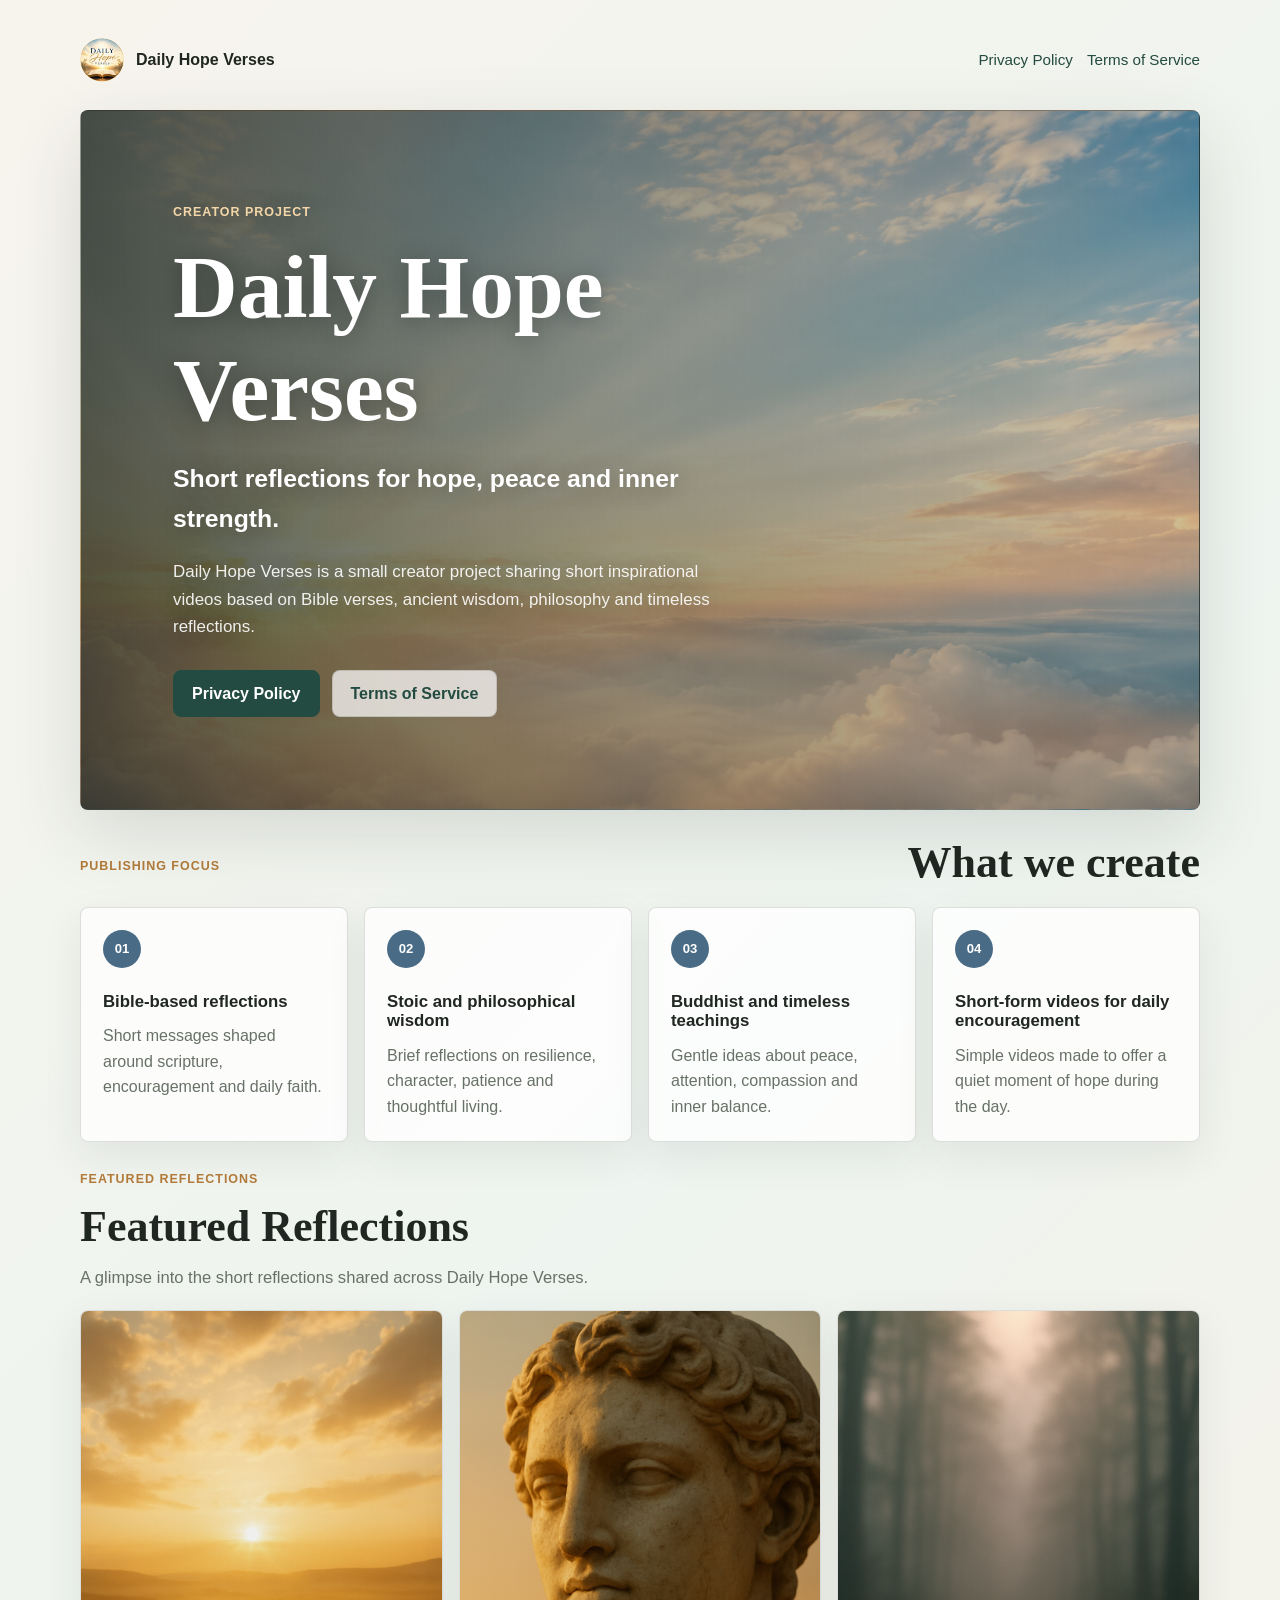
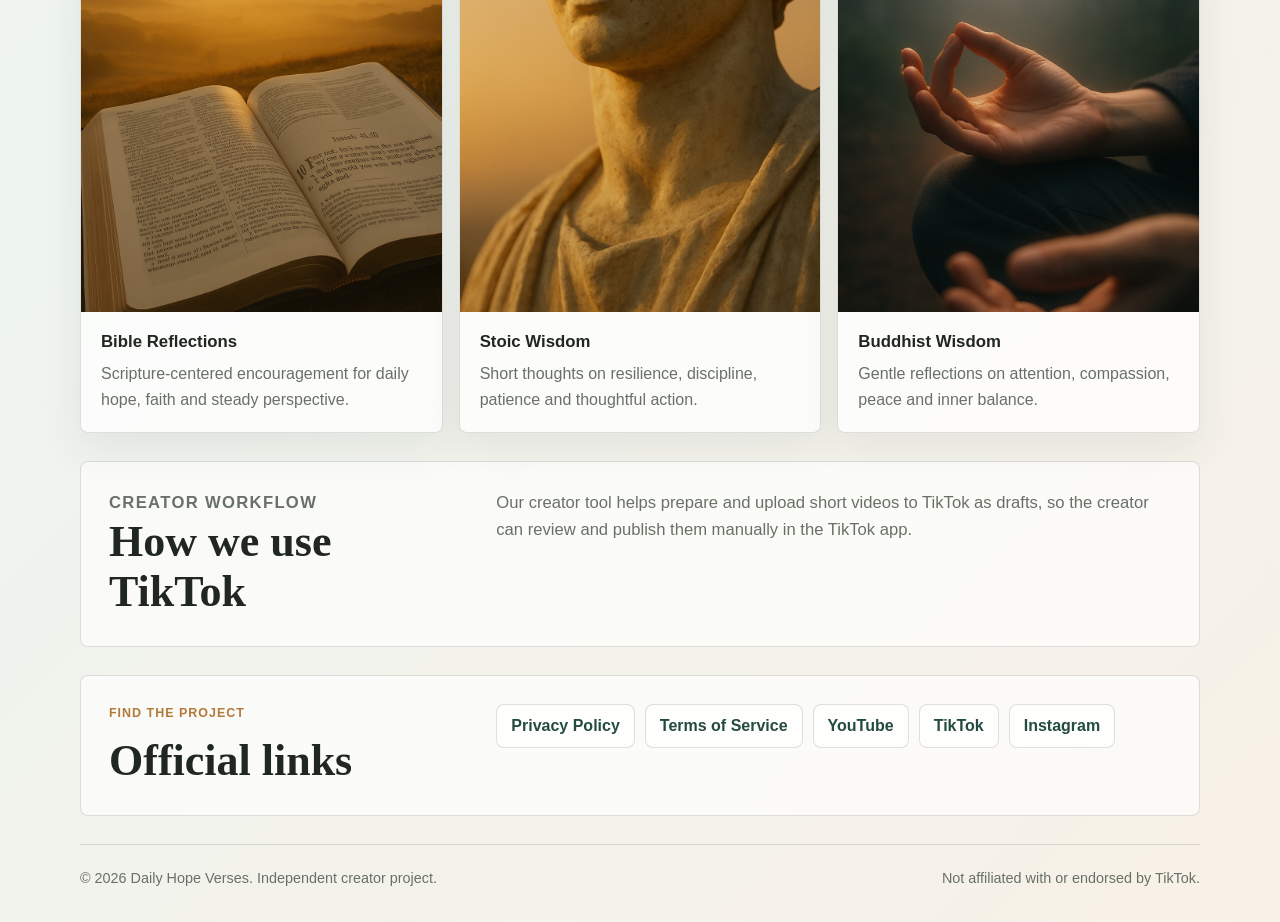
<file: index.html>
<!DOCTYPE html>
<html lang="en">

<head>
  <meta charset="UTF-8">
  <meta name="viewport" content="width=device-width, initial-scale=1.0">
  <meta name="description"
    content="Daily Hope Verses shares short inspirational videos based on Bible verses, ancient wisdom, philosophy and timeless reflections.">
  <title>Daily Hope Verses</title>
  <link rel="icon" href="assets/images/favicon.png">
  <link rel="alternate icon" href="assets/images/logo.png">
  <link rel="stylesheet" href="styles.css">
</head>

<body>
  <div class="page-shell">
    <header class="site-header">
      <a class="brand" href="index.html" aria-label="Daily Hope Verses home">
        <span class="brand-mark" aria-hidden="true">
          <object class="brand-logo" data="assets/images/logo.png" type="image/png">
            <span>DHV</span>
          </object>
        </span>
        <span>Daily Hope Verses</span>
      </a>
      <nav class="site-nav" aria-label="Main navigation">
        <a href="privacy.html">Privacy Policy</a>
        <a href="terms.html">Terms of Service</a>
      </nav>
    </header>

    <main>
      <section class="hero">
        <div class="hero-content">
          <p class="eyebrow">Creator project</p>
          <h1>Daily Hope Verses</h1>
          <p class="subtitle">Short reflections for hope, peace and inner strength.</p>
          <p class="hero-description">Daily Hope Verses is a small creator project sharing short inspirational videos
            based on Bible verses, ancient wisdom, philosophy and timeless reflections.</p>
          <div class="hero-actions" aria-label="Important links">
            <a class="button primary" href="privacy.html">Privacy Policy</a>
            <a class="button secondary" href="terms.html">Terms of Service</a>
          </div>
        </div>
      </section>

      <section class="content-grid" aria-labelledby="create-heading">
        <div class="section-intro">
          <p class="eyebrow">Publishing focus</p>
          <h2 id="create-heading">What we create</h2>
        </div>
        <div class="feature-grid">
          <article class="feature-card">
            <span class="feature-icon" aria-hidden="true">01</span>
            <h3>Bible-based reflections</h3>
            <p>Short messages shaped around scripture, encouragement and daily faith.</p>
          </article>
          <article class="feature-card">
            <span class="feature-icon" aria-hidden="true">02</span>
            <h3>Stoic and philosophical wisdom</h3>
            <p>Brief reflections on resilience, character, patience and thoughtful living.</p>
          </article>
          <article class="feature-card">
            <span class="feature-icon" aria-hidden="true">03</span>
            <h3>Buddhist and timeless teachings</h3>
            <p>Gentle ideas about peace, attention, compassion and inner balance.</p>
          </article>
          <article class="feature-card">
            <span class="feature-icon" aria-hidden="true">04</span>
            <h3>Short-form videos for daily encouragement</h3>
            <p>Simple videos made to offer a quiet moment of hope during the day.</p>
          </article>
        </div>
      </section>

      <section class="reflections-section" aria-labelledby="reflections-heading">
        <div class="section-intro stacked">
          <p class="eyebrow">Featured Reflections</p>
          <h2 id="reflections-heading">Featured Reflections</h2>
          <p>A glimpse into the short reflections shared across Daily Hope Verses.</p>
        </div>
        <div class="reflection-grid">
          <article class="reflection-card">
            <div class="reflection-image bible-reflection" aria-hidden="true"></div>
            <div class="reflection-copy">
              <h3>Bible Reflections</h3>
              <p>Scripture-centered encouragement for daily hope, faith and steady perspective.</p>
            </div>
          </article>
          <article class="reflection-card">
            <div class="reflection-image stoic-wisdom" aria-hidden="true"></div>
            <div class="reflection-copy">
              <h3>Stoic Wisdom</h3>
              <p>Short thoughts on resilience, discipline, patience and thoughtful action.</p>
            </div>
          </article>
          <article class="reflection-card">
            <div class="reflection-image buddhist-wisdom" aria-hidden="true"></div>
            <div class="reflection-copy">
              <h3>Buddhist Wisdom</h3>
              <p>Gentle reflections on attention, compassion, peace and inner balance.</p>
            </div>
          </article>
        </div>
      </section>

      <section class="info-band" aria-labelledby="tiktok-heading">
        <div>
          <p class="eyebrow">Creator workflow</p>
          <h2 id="tiktok-heading">How we use TikTok</h2>
        </div>
        <p>Our creator tool helps prepare and upload short videos to TikTok as drafts, so the creator can review and
          publish them manually in the TikTok app.</p>
      </section>

      <section class="link-section" aria-labelledby="links-heading">
        <div>
          <p class="eyebrow">Find the project</p>
          <h2 id="links-heading">Official links</h2>
        </div>
        <div class="link-list">
          <a href="privacy.html">Privacy Policy</a>
          <a href="terms.html">Terms of Service</a>
          <a href="https://www.youtube.com/@Daily_Hope_Verses">YouTube</a>
          <a href="https://www.tiktok.com/@daily_hope_verses">TikTok</a>
          <a href="https://www.instagram.com/daily.hope.verses">Instagram</a>
        </div>
      </section>
    </main>

    <footer class="site-footer">
      <p>&copy; 2026 Daily Hope Verses. Independent creator project.</p>
      <p>Not affiliated with or endorsed by TikTok.</p>
    </footer>
  </div>
</body>

</html>
</file>
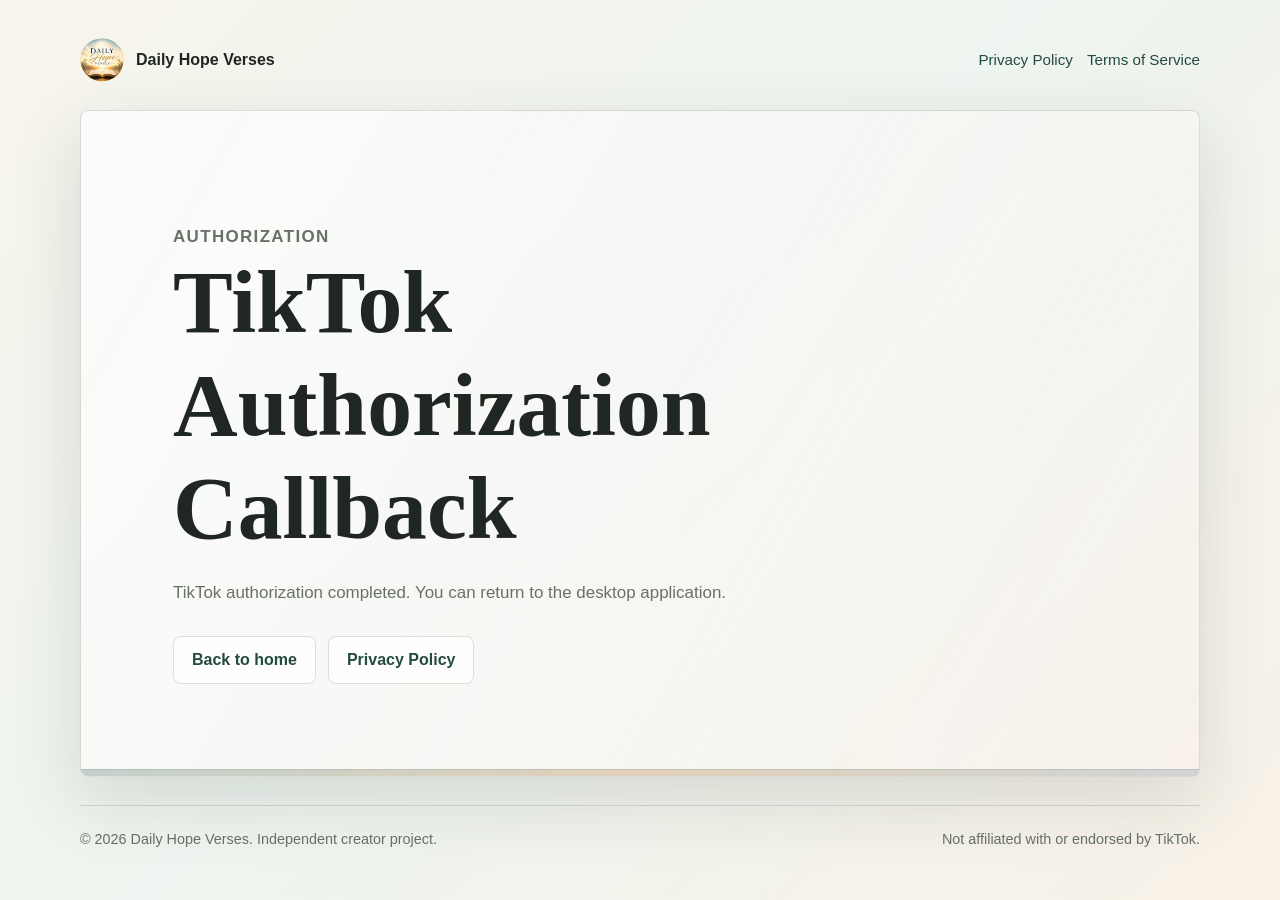
<file: callback.html>
<!DOCTYPE html>
<html lang="en">
<head>
  <meta charset="UTF-8">
  <meta name="viewport" content="width=device-width, initial-scale=1.0">
  <meta name="description" content="TikTok authorization callback for Daily Hope Verses.">
  <title>TikTok Authorization Callback - Daily Hope Verses</title>
  <link rel="icon" href="assets/images/favicon.png">
  <link rel="alternate icon" href="assets/images/logo.png">
  <link rel="stylesheet" href="styles.css">
</head>
<body>
  <div class="page-shell">
    <header class="site-header">
      <a class="brand" href="index.html" aria-label="Daily Hope Verses home">
        <span class="brand-mark" aria-hidden="true">
          <object class="brand-logo" data="assets/images/logo.png" type="image/png">
            <span>DHV</span>
          </object>
        </span>
        <span>Daily Hope Verses</span>
      </a>
      <nav class="site-nav" aria-label="Main navigation">
        <a href="privacy.html">Privacy Policy</a>
        <a href="terms.html">Terms of Service</a>
      </nav>
    </header>

    <main>
      <section class="callback-hero">
        <div class="callback-content">
          <p class="eyebrow">Authorization</p>
          <h1>TikTok Authorization Callback</h1>
          <p>TikTok authorization completed. You can return to the desktop application.</p>
          <div class="legal-actions">
            <a class="button secondary" href="index.html">Back to home</a>
            <a class="button secondary" href="privacy.html">Privacy Policy</a>
          </div>
        </div>
      </section>
    </main>

    <footer class="site-footer">
      <p>&copy; 2026 Daily Hope Verses. Independent creator project.</p>
      <p>Not affiliated with or endorsed by TikTok.</p>
    </footer>
  </div>
</body>
</html>
</file>
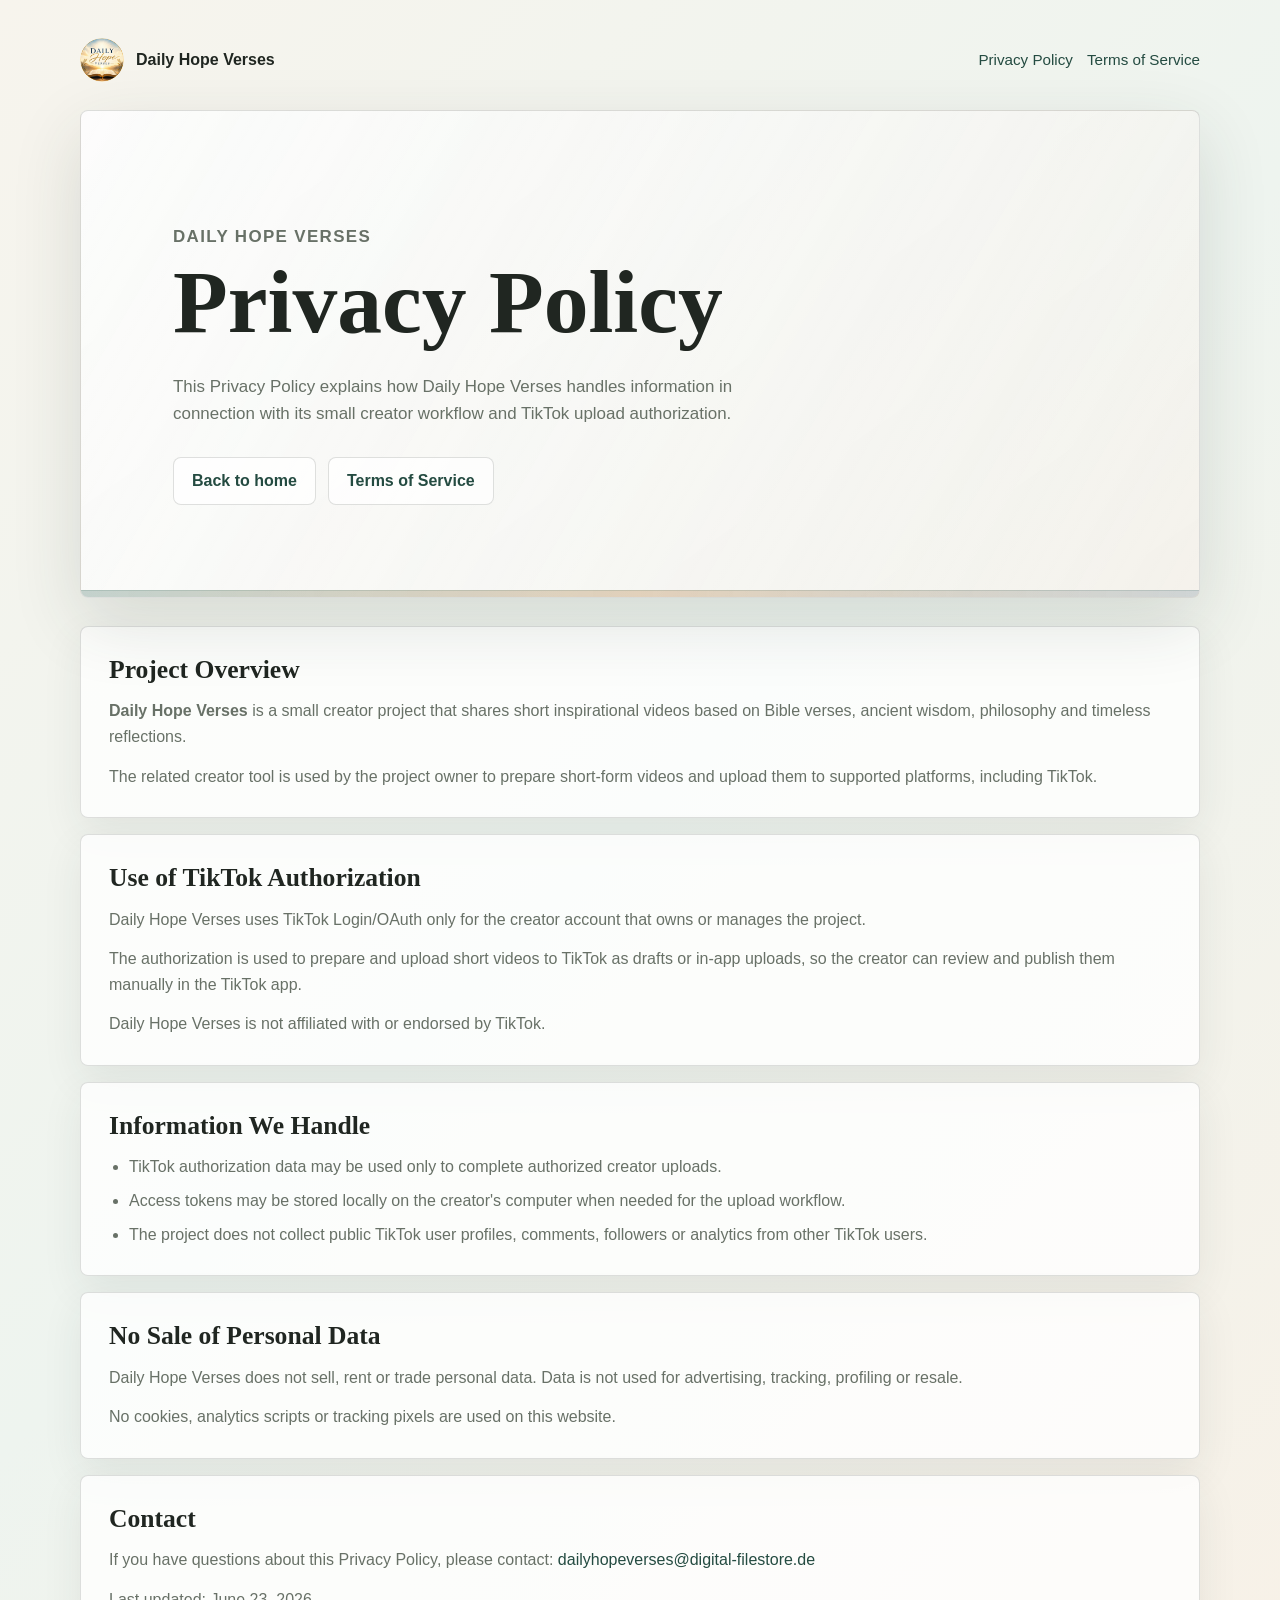
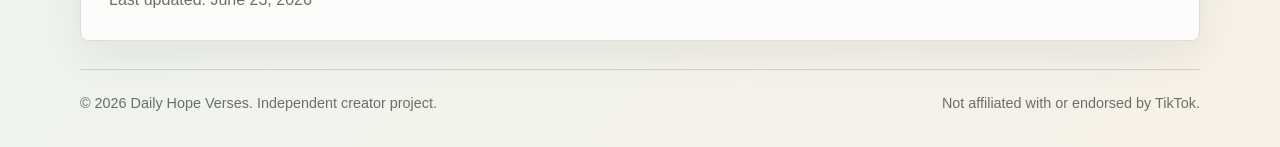
<file: privacy.html>
<!DOCTYPE html>
<html lang="en">

<head>
  <meta charset="UTF-8">
  <meta name="viewport" content="width=device-width, initial-scale=1.0">
  <meta name="description" content="Privacy Policy for Daily Hope Verses.">
  <title>Privacy Policy - Daily Hope Verses</title>
  <link rel="icon" href="assets/images/favicon.png">
  <link rel="alternate icon" href="assets/images/logo.png">
  <link rel="stylesheet" href="styles.css">
</head>

<body>
  <div class="page-shell">
    <header class="site-header">
      <a class="brand" href="index.html" aria-label="Daily Hope Verses home">
        <span class="brand-mark" aria-hidden="true">
          <object class="brand-logo" data="assets/images/logo.png" type="image/png">
            <span>DHV</span>
          </object>
        </span>
        <span>Daily Hope Verses</span>
      </a>
      <nav class="site-nav" aria-label="Main navigation">
        <a href="privacy.html" aria-current="page">Privacy Policy</a>
        <a href="terms.html">Terms of Service</a>
      </nav>
    </header>

    <main>
      <section class="legal-hero">
        <div class="legal-hero-content">
          <p class="eyebrow">Daily Hope Verses</p>
          <h1>Privacy Policy</h1>
          <p>This Privacy Policy explains how Daily Hope Verses handles information in connection with its small creator
            workflow and TikTok upload authorization.</p>
          <div class="legal-actions">
            <a class="button secondary" href="index.html">Back to home</a>
            <a class="button secondary" href="terms.html">Terms of Service</a>
          </div>
        </div>
      </section>

      <section class="legal-content" aria-label="Privacy Policy details">
        <article class="legal-card">
          <h2>Project Overview</h2>
          <p><strong>Daily Hope Verses</strong> is a small creator project that shares short inspirational videos based
            on Bible verses, ancient wisdom, philosophy and timeless reflections.</p>
          <p>The related creator tool is used by the project owner to prepare short-form videos and upload them to
            supported platforms, including TikTok.</p>
        </article>

        <article class="legal-card">
          <h2>Use of TikTok Authorization</h2>
          <p>Daily Hope Verses uses TikTok Login/OAuth only for the creator account that owns or manages the project.
          </p>
          <p>The authorization is used to prepare and upload short videos to TikTok as drafts or in-app uploads, so the
            creator can review and publish them manually in the TikTok app.</p>
          <p>Daily Hope Verses is not affiliated with or endorsed by TikTok.</p>
        </article>

        <article class="legal-card">
          <h2>Information We Handle</h2>
          <ul>
            <li>TikTok authorization data may be used only to complete authorized creator uploads.</li>
            <li>Access tokens may be stored locally on the creator's computer when needed for the upload workflow.</li>
            <li>The project does not collect public TikTok user profiles, comments, followers or analytics from other
              TikTok users.</li>
          </ul>
        </article>

        <article class="legal-card">
          <h2>No Sale of Personal Data</h2>
          <p>Daily Hope Verses does not sell, rent or trade personal data. Data is not used for advertising, tracking,
            profiling or resale.</p>
          <p>No cookies, analytics scripts or tracking pixels are used on this website.</p>
        </article>

        <article class="legal-card">
          <h2>Contact</h2>
          <!-- Update this email address before publishing if your real contact address changes. -->
          <p>If you have questions about this Privacy Policy, please contact: <a
              href="mailto:dailyhopeverses@digital-filestore.de">dailyhopeverses@digital-filestore.de</a></p>
          <p>Last updated: June 23, 2026</p>
        </article>
      </section>
    </main>

    <footer class="site-footer">
      <p>&copy; 2026 Daily Hope Verses. Independent creator project.</p>
      <p>Not affiliated with or endorsed by TikTok.</p>
    </footer>
  </div>
</body>

</html>
</file>
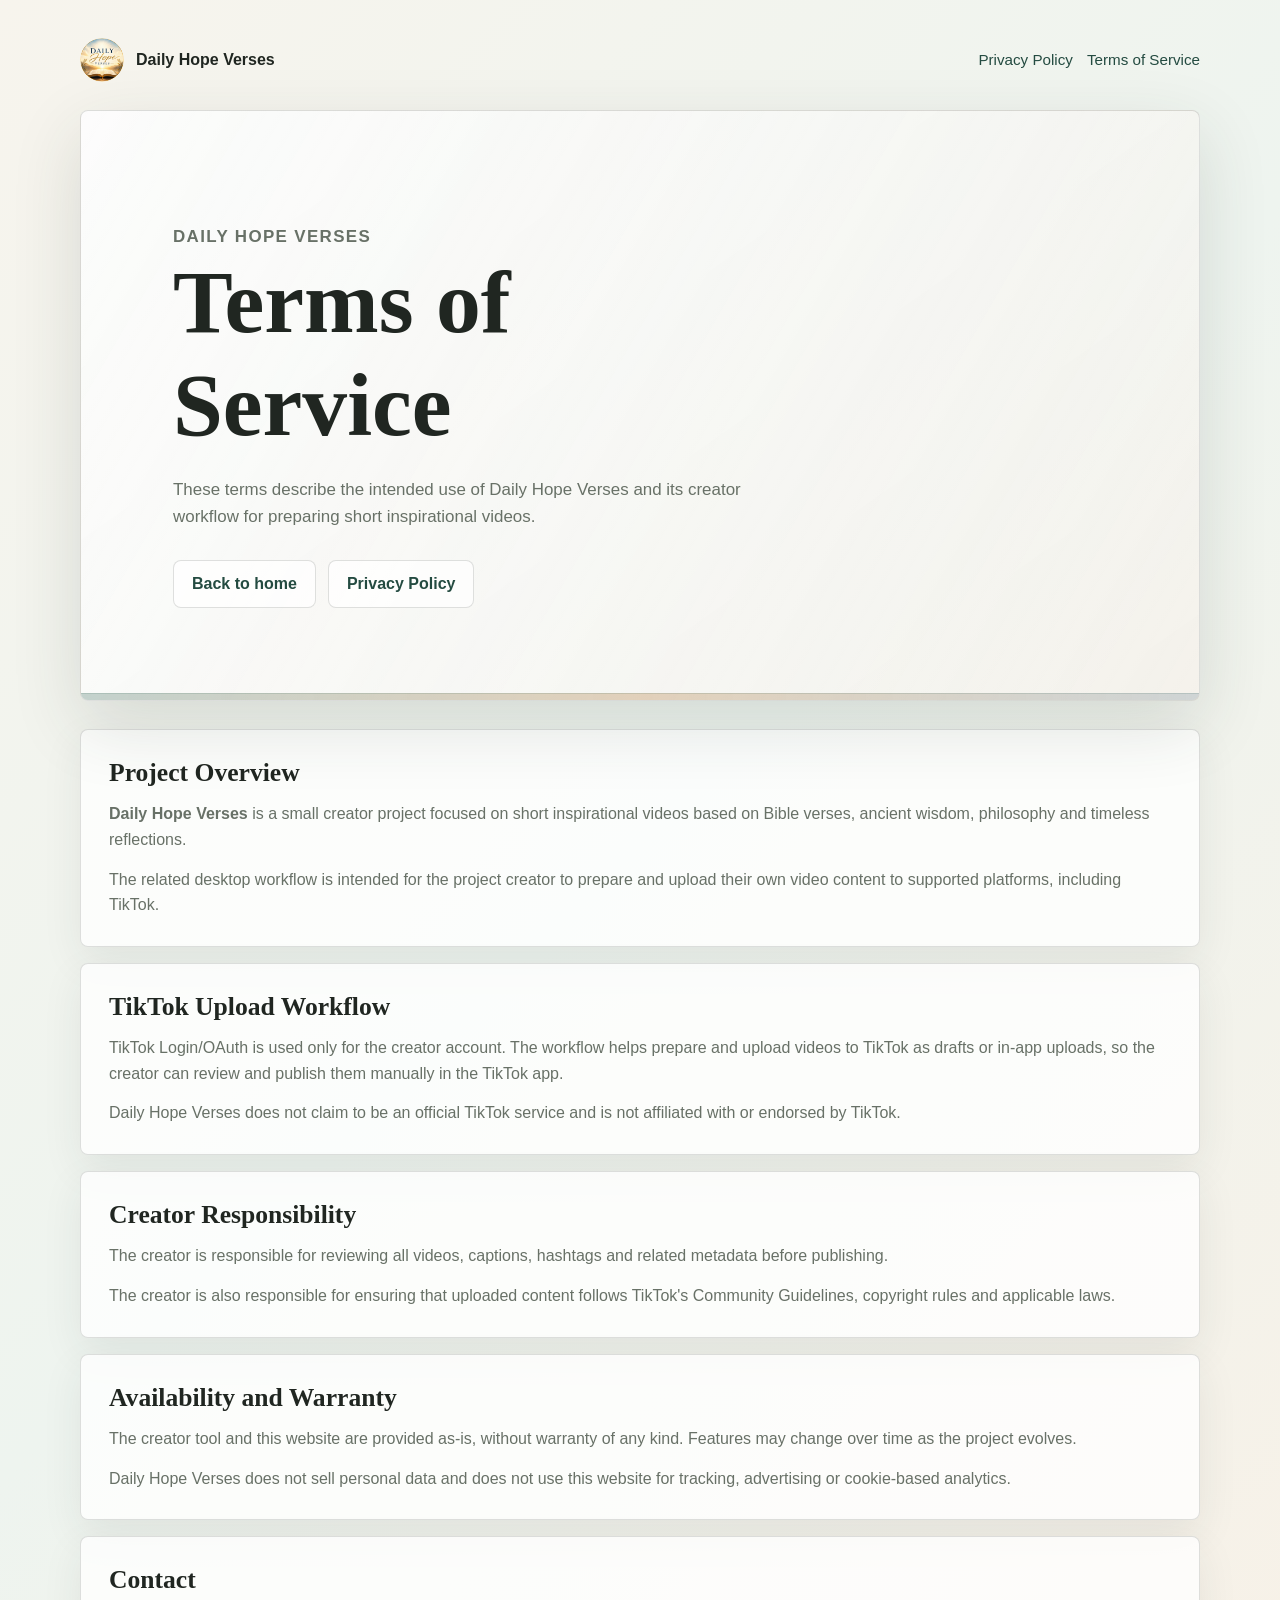
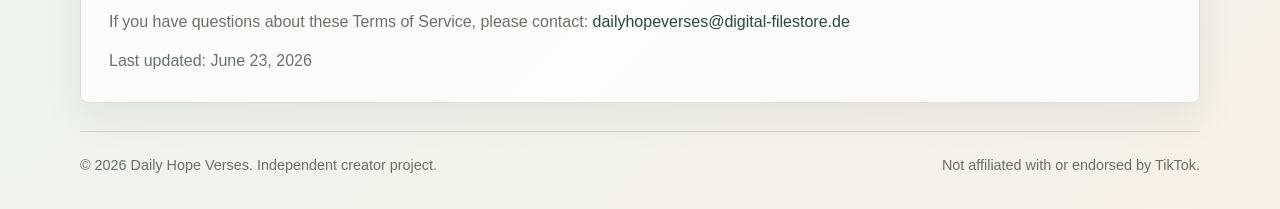
<file: terms.html>
<!DOCTYPE html>
<html lang="en">

<head>
  <meta charset="UTF-8">
  <meta name="viewport" content="width=device-width, initial-scale=1.0">
  <meta name="description" content="Terms of Service for Daily Hope Verses.">
  <title>Terms of Service - Daily Hope Verses</title>
  <link rel="icon" href="assets/images/favicon.png">
  <link rel="alternate icon" href="assets/images/logo.png">
  <link rel="stylesheet" href="styles.css">
</head>

<body>
  <div class="page-shell">
    <header class="site-header">
      <a class="brand" href="index.html" aria-label="Daily Hope Verses home">
        <span class="brand-mark" aria-hidden="true">
          <object class="brand-logo" data="assets/images/logo.png" type="image/png">
            <span>DHV</span>
          </object>
        </span>
        <span>Daily Hope Verses</span>
      </a>
      <nav class="site-nav" aria-label="Main navigation">
        <a href="privacy.html">Privacy Policy</a>
        <a href="terms.html" aria-current="page">Terms of Service</a>
      </nav>
    </header>

    <main>
      <section class="legal-hero">
        <div class="legal-hero-content">
          <p class="eyebrow">Daily Hope Verses</p>
          <h1>Terms of Service</h1>
          <p>These terms describe the intended use of Daily Hope Verses and its creator workflow for preparing short
            inspirational videos.</p>
          <div class="legal-actions">
            <a class="button secondary" href="index.html">Back to home</a>
            <a class="button secondary" href="privacy.html">Privacy Policy</a>
          </div>
        </div>
      </section>

      <section class="legal-content" aria-label="Terms of Service details">
        <article class="legal-card">
          <h2>Project Overview</h2>
          <p><strong>Daily Hope Verses</strong> is a small creator project focused on short inspirational videos based
            on Bible verses, ancient wisdom, philosophy and timeless reflections.</p>
          <p>The related desktop workflow is intended for the project creator to prepare and upload their own video
            content to supported platforms, including TikTok.</p>
        </article>

        <article class="legal-card">
          <h2>TikTok Upload Workflow</h2>
          <p>TikTok Login/OAuth is used only for the creator account. The workflow helps prepare and upload videos to
            TikTok as drafts or in-app uploads, so the creator can review and publish them manually in the TikTok app.
          </p>
          <p>Daily Hope Verses does not claim to be an official TikTok service and is not affiliated with or endorsed by
            TikTok.</p>
        </article>

        <article class="legal-card">
          <h2>Creator Responsibility</h2>
          <p>The creator is responsible for reviewing all videos, captions, hashtags and related metadata before
            publishing.</p>
          <p>The creator is also responsible for ensuring that uploaded content follows TikTok's Community Guidelines,
            copyright rules and applicable laws.</p>
        </article>

        <article class="legal-card">
          <h2>Availability and Warranty</h2>
          <p>The creator tool and this website are provided as-is, without warranty of any kind. Features may change
            over time as the project evolves.</p>
          <p>Daily Hope Verses does not sell personal data and does not use this website for tracking, advertising or
            cookie-based analytics.</p>
        </article>

        <article class="legal-card">
          <h2>Contact</h2>
          <!-- Update this email address before publishing if your real contact address changes. -->
          <p>If you have questions about these Terms of Service, please contact: <a
              href="mailto:dailyhopeverses@digital-filestore.de">dailyhopeverses@digital-filestore.de</a></p>
          <p>Last updated: June 23, 2026</p>
        </article>
      </section>
    </main>

    <footer class="site-footer">
      <p>&copy; 2026 Daily Hope Verses. Independent creator project.</p>
      <p>Not affiliated with or endorsed by TikTok.</p>
    </footer>
  </div>
</body>

</html>
</file>
<file: styles.css>
:root {
  --bg: #f4f1ea;
  --bg-soft: #fbfaf6;
  --ink: #202621;
  --muted: #687167;
  --line: rgba(32, 38, 33, 0.14);
  --panel: rgba(255, 255, 255, 0.78);
  --green: #356657;
  --green-dark: #244b41;
  --gold: #b27a39;
  --blue: #496b85;
  --shadow: 0 24px 70px rgba(43, 56, 48, 0.14);
  --radius: 8px;
}

* {
  box-sizing: border-box;
}

html {
  min-height: 100%;
}

body {
  min-height: 100%;
  margin: 0;
  color: var(--ink);
  font-family: Arial, Helvetica, sans-serif;
  line-height: 1.6;
  background:
    linear-gradient(135deg, #f7f4ed 0%, #eef4ef 48%, #f8f1e7 100%);
}

a {
  color: var(--green-dark);
  text-decoration: none;
}

a:hover,
a:focus-visible {
  color: var(--gold);
}

.page-shell {
  width: min(1120px, calc(100% - 32px));
  margin: 0 auto;
  padding: 24px 0 32px;
}

.site-header {
  display: flex;
  align-items: center;
  justify-content: space-between;
  gap: 20px;
  padding: 14px 0 28px;
}

.brand {
  display: inline-flex;
  align-items: center;
  gap: 12px;
  color: var(--ink);
  font-weight: 700;
}

.brand-mark {
  display: inline-grid;
  width: 44px;
  height: 44px;
  place-items: center;
  border: 0;
  border-radius: 50%;
  color: var(--green-dark);
  font-size: 0.75rem;
  letter-spacing: 0;
  background: transparent;
  overflow: hidden;
  position: relative;
  flex: 0 0 auto;
}

.brand-logo {
  position: absolute;
  inset: 0;
  display: block;
  width: 100%;
  height: 100%;
  border: 0;
  border-radius: 50%;
  object-fit: cover;
  overflow: hidden;
}

.brand-logo span {
  display: grid;
  width: 100%;
  height: 100%;
  place-items: center;
}

.site-nav {
  display: flex;
  flex-wrap: wrap;
  justify-content: flex-end;
  gap: 14px;
  font-size: 0.95rem;
}

.hero,
.legal-hero,
.callback-hero {
  position: relative;
  overflow: hidden;
  border: 1px solid var(--line);
  border-radius: var(--radius);
  background:
    linear-gradient(120deg, rgba(255, 255, 255, 0.88), rgba(255, 255, 255, 0.54)),
    linear-gradient(145deg, rgba(53, 102, 87, 0.13), rgba(178, 122, 57, 0.16));
  box-shadow: var(--shadow);
}

.hero {
  min-height: 560px;
  display: flex;
  align-items: center;
  background-image:
    linear-gradient(90deg, rgba(22, 31, 26, 0.74), rgba(22, 31, 26, 0.44) 48%, rgba(22, 31, 26, 0.2)),
    url("assets/images/hero-background.png"),
    linear-gradient(145deg, rgba(53, 102, 87, 0.2), rgba(178, 122, 57, 0.2));
  background-position: center;
  background-size: cover;
}

.legal-hero,
.callback-hero {
  background:
    linear-gradient(120deg, rgba(255, 255, 255, 0.9), rgba(255, 255, 255, 0.58)),
    linear-gradient(145deg, rgba(53, 102, 87, 0.13), rgba(178, 122, 57, 0.16));
}

.legal-hero::after,
.callback-hero::after {
  content: "";
  position: absolute;
  inset: auto 0 0;
  height: 6px;
  border: 1px solid rgba(53, 102, 87, 0.16);
  border-width: 1px 0 0;
  background: linear-gradient(90deg, rgba(53, 102, 87, 0.28), rgba(178, 122, 57, 0.3), rgba(73, 107, 133, 0.22));
}

.hero-content,
.legal-hero-content,
.callback-content {
  position: relative;
  z-index: 1;
  max-width: 760px;
  padding: clamp(44px, 8vw, 92px);
}

.eyebrow {
  margin: 0 0 12px;
  color: var(--gold);
  font-size: 0.78rem;
  font-weight: 700;
  letter-spacing: 0.08em;
  text-transform: uppercase;
}

h1,
h2,
h3 {
  margin: 0;
  line-height: 1.15;
}

h1 {
  max-width: 740px;
  font-family: Georgia, "Times New Roman", serif;
  font-size: clamp(2.6rem, 7vw, 5.6rem);
  font-weight: 700;
}

h2 {
  font-family: Georgia, "Times New Roman", serif;
  font-size: clamp(1.8rem, 4vw, 2.75rem);
}

h3 {
  font-size: 1.05rem;
}

.subtitle {
  max-width: 680px;
  margin: 18px 0 0;
  color: var(--green-dark);
  font-size: clamp(1.2rem, 2vw, 1.55rem);
  font-weight: 700;
}

.hero-description,
.legal-hero-content p,
.callback-content p {
  max-width: 680px;
  margin: 20px 0 0;
  color: var(--muted);
  font-size: 1.06rem;
}

.hero .eyebrow,
.hero h1,
.hero .subtitle,
.hero .hero-description {
  color: #fff;
  text-shadow: 0 2px 24px rgba(0, 0, 0, 0.34);
}

.hero .eyebrow {
  color: #f4d7a8;
}

.hero .hero-description {
  color: rgba(255, 255, 255, 0.9);
}

.hero-actions,
.legal-actions {
  display: flex;
  flex-wrap: wrap;
  gap: 12px;
  margin-top: 30px;
}

.button {
  display: inline-flex;
  align-items: center;
  justify-content: center;
  min-height: 46px;
  padding: 10px 18px;
  border: 1px solid var(--line);
  border-radius: var(--radius);
  font-weight: 700;
}

.button.primary {
  color: #fff;
  background: var(--green-dark);
  border-color: var(--green-dark);
}

.button.primary:hover,
.button.primary:focus-visible {
  color: #fff;
  background: var(--green);
}

.button.secondary {
  color: var(--green-dark);
  background: rgba(255, 255, 255, 0.72);
}

.content-grid,
.legal-content,
.link-section,
.info-band,
.reflections-section {
  margin-top: 28px;
}

.section-intro {
  display: flex;
  align-items: end;
  justify-content: space-between;
  gap: 20px;
  margin-bottom: 18px;
}

.section-intro.stacked {
  display: block;
  max-width: 720px;
}

.section-intro.stacked p:last-child {
  margin: 12px 0 0;
  color: var(--muted);
  font-size: 1.04rem;
}

.feature-grid {
  display: grid;
  grid-template-columns: repeat(4, minmax(0, 1fr));
  gap: 16px;
}

.feature-card,
.legal-card {
  border: 1px solid var(--line);
  border-radius: var(--radius);
  background: var(--panel);
  box-shadow: 0 14px 40px rgba(43, 56, 48, 0.08);
}

.feature-card {
  min-height: 230px;
  padding: 22px;
}

.feature-icon {
  display: inline-grid;
  width: 38px;
  height: 38px;
  place-items: center;
  margin-bottom: 24px;
  border-radius: 50%;
  color: #fff;
  font-size: 0.82rem;
  font-weight: 700;
  background: var(--blue);
}

.feature-card p,
.legal-card p,
.legal-card li,
.info-band p,
.site-footer {
  color: var(--muted);
}

.feature-card p {
  margin: 12px 0 0;
}

.reflection-grid {
  display: grid;
  grid-template-columns: repeat(3, minmax(0, 1fr));
  gap: 16px;
}

.reflection-card {
  overflow: hidden;
  border: 1px solid var(--line);
  border-radius: var(--radius);
  background: rgba(255, 255, 255, 0.76);
  box-shadow: 0 14px 40px rgba(43, 56, 48, 0.08);
}

.reflection-image {
  aspect-ratio: 9 / 15;
  background:
    linear-gradient(135deg, rgba(53, 102, 87, 0.12), rgba(178, 122, 57, 0.14)),
    linear-gradient(145deg, #eef4ef, #f8f1e7);
  background-position: center;
  background-size: cover;
  background-repeat: no-repeat;
}

.reflection-image.bible-reflection {
  background-image:
    linear-gradient(180deg, rgba(32, 38, 33, 0), rgba(32, 38, 33, 0.16)),
    url("assets/images/shorts/bible-reflection.png"),
    linear-gradient(145deg, #eef4ef, #f8f1e7);
  background-position: center center;
  background-size: cover;
}

.reflection-image.stoic-wisdom {
  background-image:
    linear-gradient(180deg, rgba(32, 38, 33, 0), rgba(32, 38, 33, 0.16)),
    url("assets/images/shorts/stoic-wisdom.png"),
    linear-gradient(145deg, #eef4ef, #f8f1e7);
  background-position: center center;
  background-size: cover;
}

.reflection-image.buddhist-wisdom {
  background-image:
    linear-gradient(180deg, rgba(32, 38, 33, 0), rgba(32, 38, 33, 0.16)),
    url("assets/images/shorts/buddhist-wisdom.png"),
    linear-gradient(145deg, #eef4ef, #f8f1e7);
  background-position: center center;
  background-size: cover;
}

.reflection-copy {
  padding: 20px;
}

.reflection-copy p {
  margin: 10px 0 0;
  color: var(--muted);
}

.info-band,
.link-section {
  display: grid;
  grid-template-columns: minmax(220px, 0.7fr) minmax(0, 1.3fr);
  gap: 24px;
  align-items: start;
  padding: 28px;
  border: 1px solid var(--line);
  border-radius: var(--radius);
  background: rgba(255, 255, 255, 0.66);
}

.info-band p {
  margin: 0;
  font-size: 1.04rem;
}

.link-list {
  display: flex;
  flex-wrap: wrap;
  gap: 10px;
}

.link-list a {
  display: inline-flex;
  align-items: center;
  min-height: 42px;
  padding: 8px 14px;
  border: 1px solid var(--line);
  border-radius: var(--radius);
  background: rgba(255, 255, 255, 0.74);
  font-weight: 700;
}

.legal-content {
  display: grid;
  gap: 16px;
}

.legal-card {
  padding: 28px;
}

.legal-card h2 {
  margin-bottom: 14px;
  font-size: clamp(1.35rem, 2vw, 1.75rem);
}

.legal-card p {
  margin: 0 0 14px;
}

.legal-card p:last-child {
  margin-bottom: 0;
}

.legal-card ul {
  margin: 0;
  padding-left: 20px;
}

.legal-card li + li {
  margin-top: 8px;
}

.site-footer {
  display: flex;
  flex-wrap: wrap;
  justify-content: space-between;
  gap: 10px 18px;
  margin-top: 28px;
  padding-top: 22px;
  border-top: 1px solid var(--line);
  font-size: 0.9rem;
}

.site-footer p {
  margin: 0;
}

@media (max-width: 860px) {
  .feature-grid {
    grid-template-columns: repeat(2, minmax(0, 1fr));
  }

  .reflection-grid {
    grid-template-columns: 1fr;
  }

  .info-band,
  .link-section {
    grid-template-columns: 1fr;
  }
}

@media (max-width: 620px) {
  .page-shell {
    width: min(100% - 24px, 1120px);
    padding-top: 12px;
  }

  .site-header {
    align-items: flex-start;
    flex-direction: column;
    padding-bottom: 18px;
  }

  .site-nav {
    justify-content: flex-start;
  }

  .hero-content,
  .legal-hero-content,
  .callback-content {
    padding: 34px 24px;
  }

  .hero {
    min-height: 500px;
  }

  .hero-actions,
  .legal-actions,
  .link-list {
    align-items: stretch;
    flex-direction: column;
  }

  .button,
  .link-list a {
    width: 100%;
  }

  .feature-grid {
    grid-template-columns: 1fr;
  }

  .feature-card {
    min-height: auto;
  }

  .info-band,
  .link-section,
  .legal-card {
    padding: 22px;
  }
}
</file>
